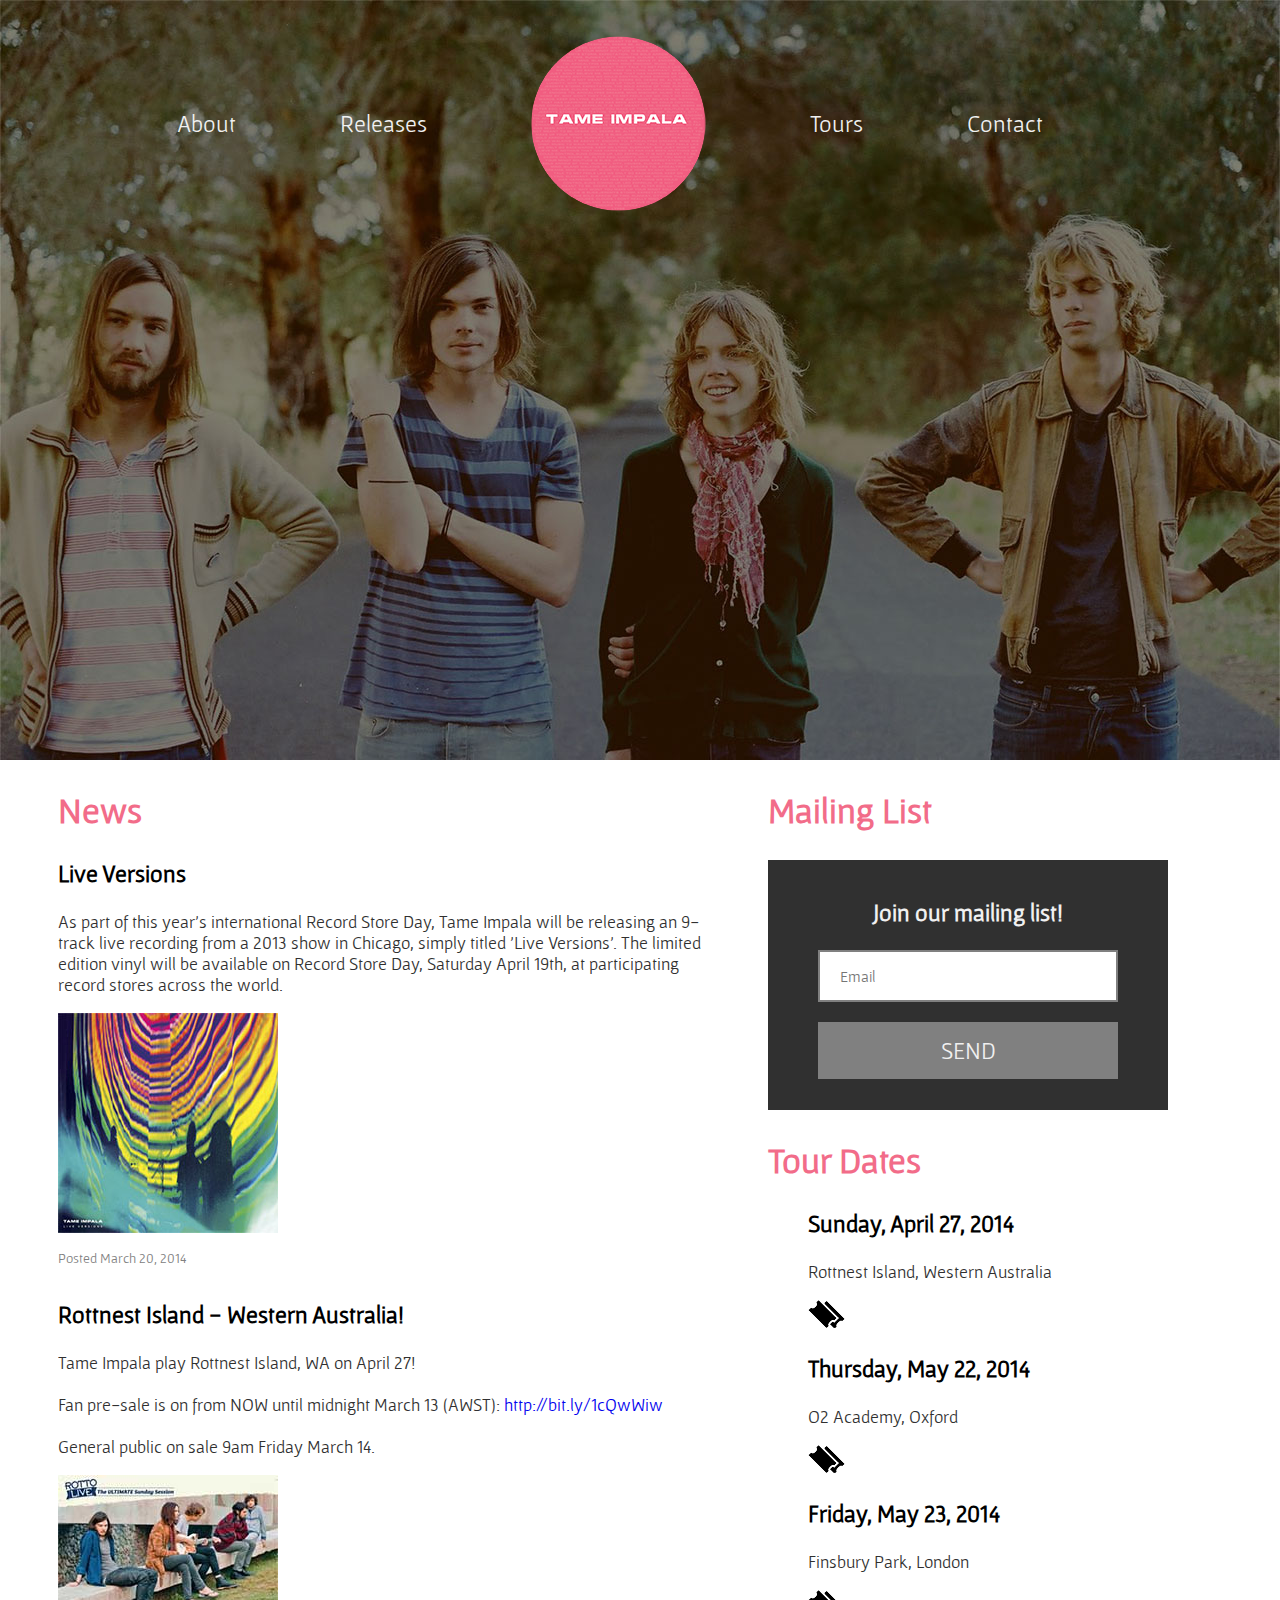
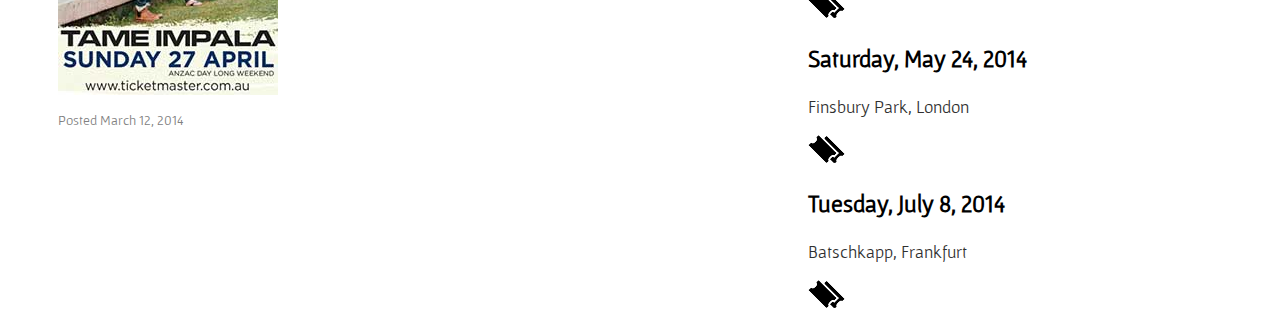
<file: index.html>
<!doctype html>
<html lang="en">
<head>
	<meta charset="UTF-8">
	<title>Tame Impala</title>
	<link rel="stylesheet" href="styles/normalize.css">
	<link rel="stylesheet" href="styles/main.css">
	<link href='http://fonts.googleapis.com/css?family=Gafata' rel='stylesheet' type='text/css'>
	<meta name="viewport" content="initial-scale=1, maximum-scale=1">
	<script src="http://code.jquery.com/jquery-1.11.0.min.js"></script>
	<script src="js/main.js"></script>
</head>
<body>
	<header id="home_header">
		<div class="container">
			<a href="index.html"><div id="logosm"></div></a>
			<img id="navbutton" src="images/menu.png">
			<nav>
				<ul>
					<li><a href="about.html">About</a></li>
					<li><a href="releases.html">Releases</a></li>
					<li><a href="index.html"><div id="logo"></div></a></li>
					<li><a href="#">Tours</a></li>
					<li><a href="#">Contact</a></li>
				</ul>
			</nav>
		</div> <!--container-->
	</header>
	<section id="news">
		<div class="container">
			<h2>News</h2>
			<article class="newsitem">
				<h3>Live Versions</h3>
				<p>As part of this year's international Record Store Day, Tame Impala will be releasing an 9-track live recording from a 2013 show in Chicago, simply titled 'Live Versions'. The limited edition vinyl will be available on Record Store Day, Saturday April 19th, at participating record stores across the world.</p>
				<img id="liveversions" src="images/liveversions.jpg">
				<p class="posted">Posted March 20, 2014</p>
			</article>
			<article class="newsitem">
				<h3>Rottnest Island - Western Australia!</h3>
				<p>Tame Impala play Rottnest Island, WA on April 27!<br><br>

				Fan pre-sale is on from NOW until midnight March 13 (AWST): <a href="http://bit.ly/1cQwWiw">http://bit.ly/1cQwWiw</a><br><br>

				General public on sale 9am Friday March 14.</p>
				<img src="images/newitem2.jpg">
				<p class="posted">Posted March 12, 2014</p>
			</article>	
		</div> <!-- container -->
	</section>
	<aside>
		<section>
			<h2>Mailing List</h2>
			<div id="mailinglist">
				<h3>Join our mailing list!</h3>
				<form>
					<input id="email" type="email" placeholder="Email">
					<input id="submit" type="submit" value="SEND">
				</form>
			</div>
		</section>
		<section>
			<h2>Tour Dates</h2>
			<ul>
				<li>
					<h3>Sunday, April 27, 2014</h3>
					<p>Rottnest Island, Western Australia</p>
					<a href="http://www.ticketmaster.com.au/event/13004C6BD355724B?did=tame"><img class="tickets" src="images/tix.png"></a>
				</li>
				<li>
					<h3>Thursday, May 22, 2014</h3>
					<p>O2 Academy, Oxford</p>
					<a href="http://www.ticketmaster.co.uk/tame-impala-oxford-22-05-2014/event/37004C537DEF07E7?artistid=1446562&majorcatid=10001&minorcatid=1"><img class="tickets" src="images/tix.png"></a>
				</li>
				<li>
					<h3>Friday, May 23, 2014</h3>
					<p>Finsbury Park, London</p>
					<a href="http://www.ticketmaster.co.uk/arctic-monkeys-vip-package-london-23-05-2014/event/37004B6EEE31D09C?artistid=991635&majorcatid=10001&minorcatid=60"><img class="tickets" src="images/tix.png"></a>
				</li>
				<li>
					<h3>Saturday, May 24, 2014</h3>
					<p>Finsbury Park, London</p>
					<a href="http://www.ticketmaster.co.uk/arctic-monkeys-london-24-05-2014/event/37004B6EE6E2CDA4?artistid=991635&majorcatid=10001&minorcatid=60"><img class="tickets" src="images/tix.png"></a>
				</li>
				<li>
					<h3>Tuesday, July 8, 2014</h3>
					<p>Batschkapp, Frankfurt</p>
					<a href="http://www.ticketmaster.de/"><img class="tickets" src="images/tix.png"></a>
				</li>
			</ul>
		</section> 
	</aside>
</body>
</html>
</file>
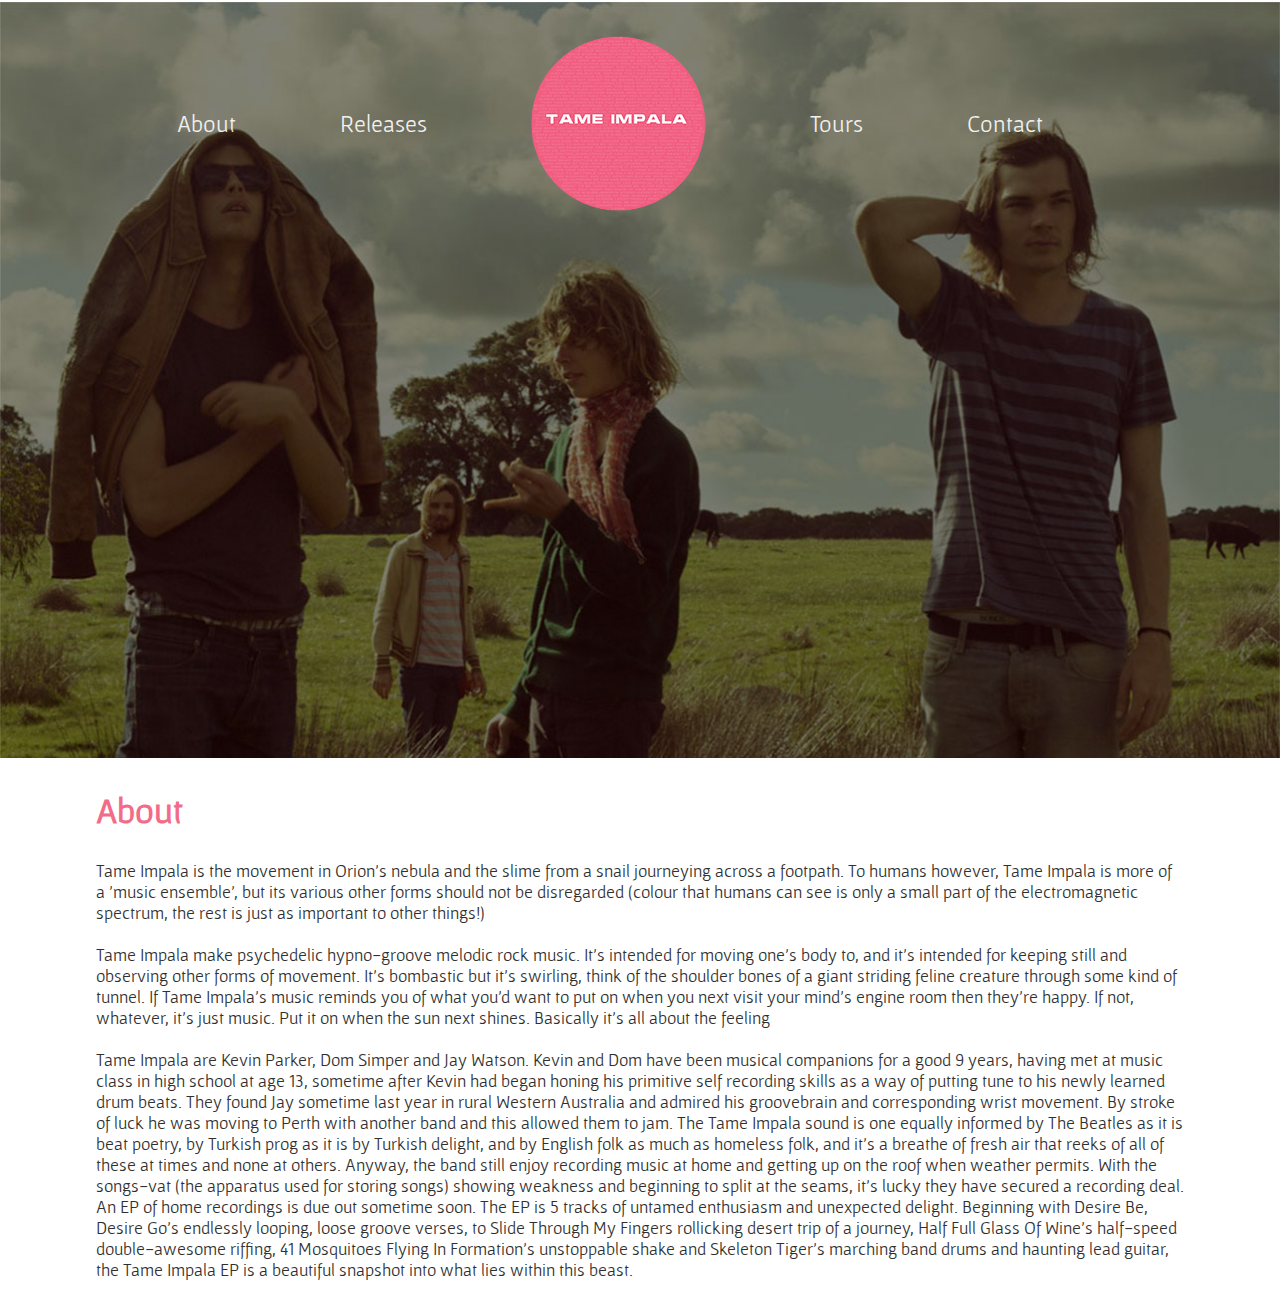
<file: about.html>
<!doctype html>
<html lang="en">
<head>
	<meta charset="UTF-8">
	<title>Tame Impala : About</title>
	<link rel="stylesheet" href="styles/normalize.css">
	<link rel="stylesheet" href="styles/main.css">
	<link href='http://fonts.googleapis.com/css?family=Gafata' rel='stylesheet' type='text/css'>
	<meta name="viewport" content="initial-scale=1, maximum-scale=1">
	<script src="http://code.jquery.com/jquery-1.11.0.min.js"></script>
	<script src="js/main.js"></script>
</head>
<body>
	<header id="about_header">
		<div class="container">
			<a href="index.html"><div id="logosm"></div></a>
			<img id="navbutton" src="images/menu.png">
			<nav>
				<ul>
					<li><a href="about.html">About</a></li>
					<li><a href="releases.html">Releases</a></li>
					<li><a href="index.html"><div id="logo"></div></a></li>
					<li><a href="#">Tours</a></li>
					<li><a href="#">Contact</a></li>
				</ul>
			</nav>
		</div> <!--container-->
	</header>
	<section id="about">
		<div class="container">
			<h2>About</h2>
			<p>Tame Impala is the movement in Orion's nebula and the slime from a snail journeying across a footpath. To humans however, Tame Impala is more of a 'music ensemble', but its various other forms should not be disregarded (colour that humans can see is only a small part of the electromagnetic spectrum, the rest is just as important to other things!)<br><br>

Tame Impala make psychedelic hypno-groove melodic rock music. It's intended for moving one's body to, and it's intended for keeping still and observing other forms of movement. It's bombastic but it's swirling, think of the shoulder bones of a giant striding feline creature through some kind of tunnel. If Tame Impala's music reminds you of what you'd want to put on when you next visit your mind's engine room then they're happy. If not, whatever, it's just music. Put it on when the sun next shines. Basically it's all about the feeling<br><br>

Tame Impala are Kevin Parker, Dom Simper and Jay Watson. Kevin and Dom have been musical companions for a good 9 years, having met at music class in high school at age 13, sometime after Kevin had began honing his primitive self recording skills as a way of putting tune to his newly learned drum beats. They found Jay sometime last year in rural Western Australia and admired his groovebrain and corresponding wrist movement. By stroke of luck he was moving to Perth with another band and this allowed them to jam.

The Tame Impala sound is one equally informed by The Beatles as it is beat poetry, by Turkish prog as it is by Turkish delight, and by English folk as much as homeless folk, and it's a breathe of fresh air that reeks of all of these at times and none at others.

Anyway, the band still enjoy recording music at home and getting up on the roof when weather permits. With the songs-vat (the apparatus used for storing songs) showing weakness and beginning to split at the seams, it's lucky they have secured a recording deal. An EP of home recordings is due out sometime soon.

The EP is 5 tracks of untamed enthusiasm and unexpected delight. Beginning with Desire Be, Desire Go's endlessly looping, loose groove verses, to Slide Through My Fingers rollicking desert trip of a journey, Half Full Glass Of Wine's half-speed double-awesome riffing, 41 Mosquitoes Flying In Formation's unstoppable shake and Skeleton Tiger's marching band drums and haunting lead guitar, the Tame Impala EP is a beautiful snapshot into what lies within this beast.</p>
		</div>
	</section>
</body>
</html>
</file>
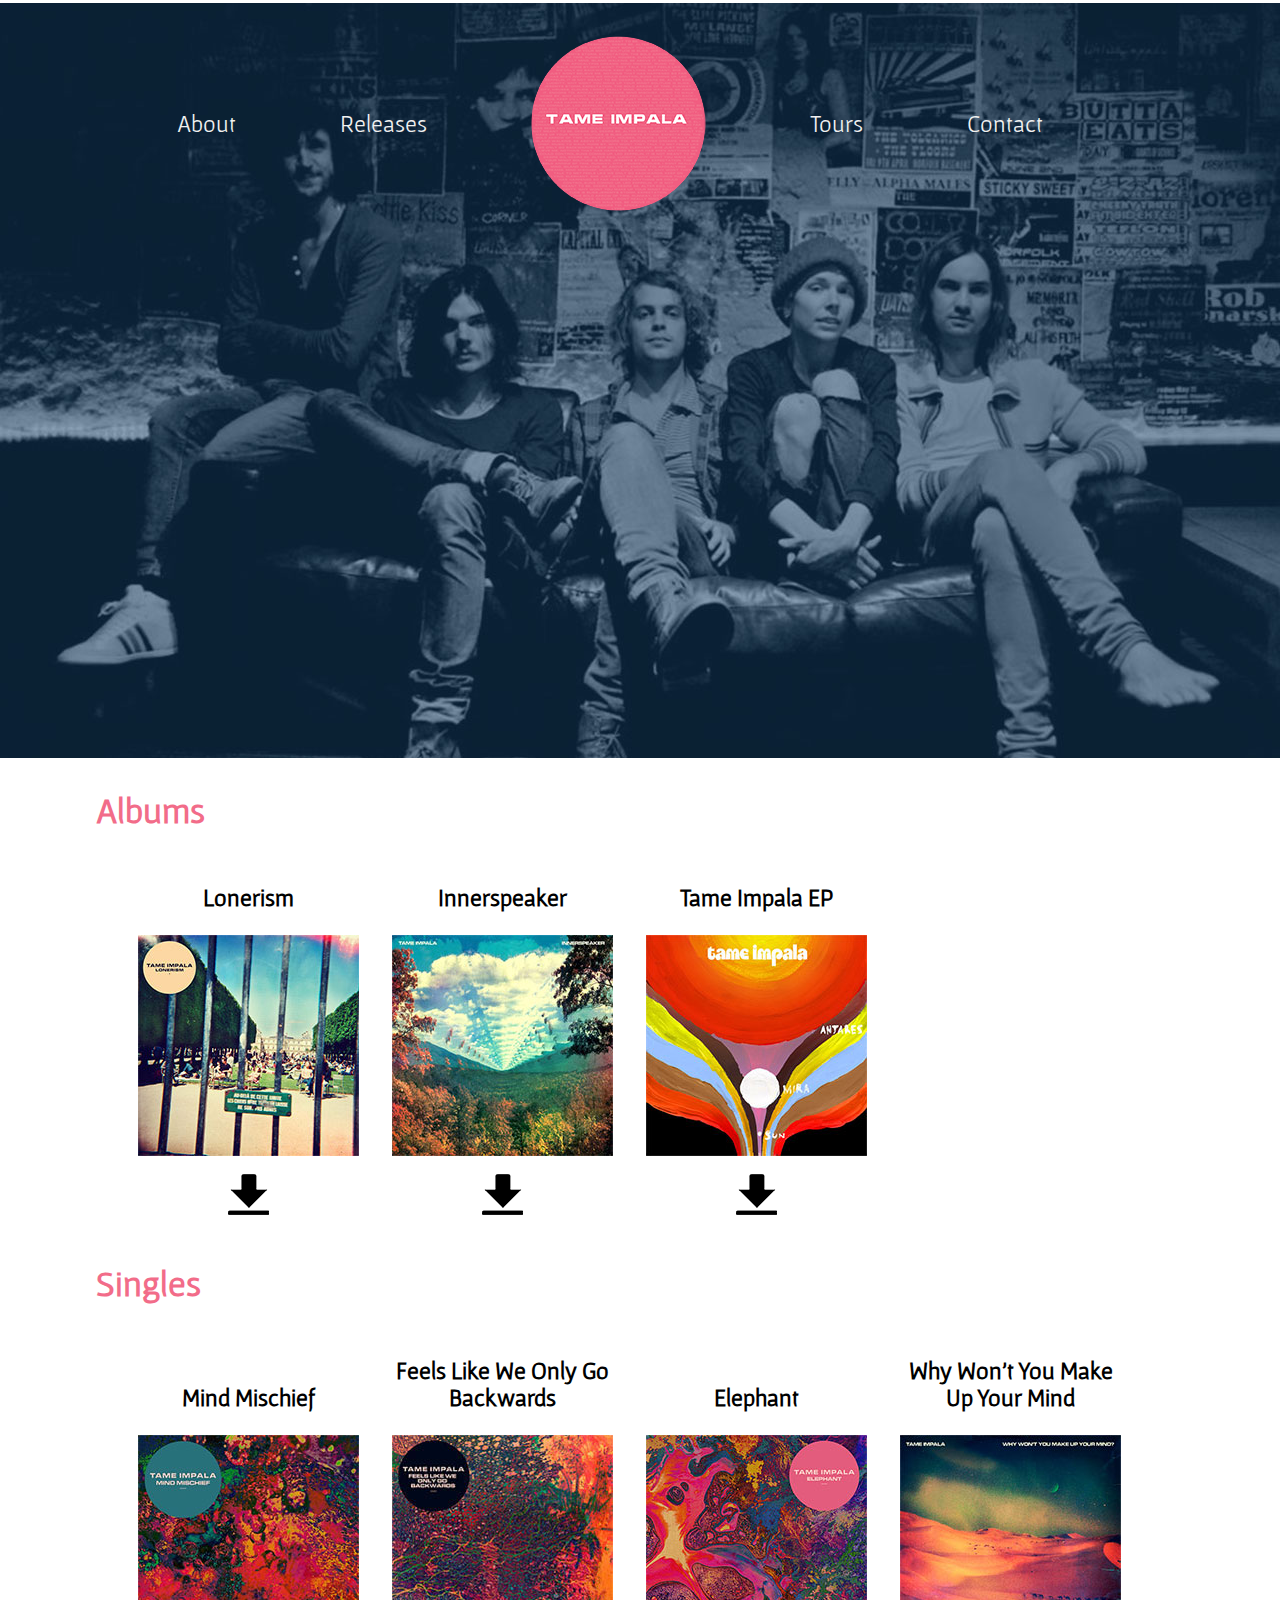
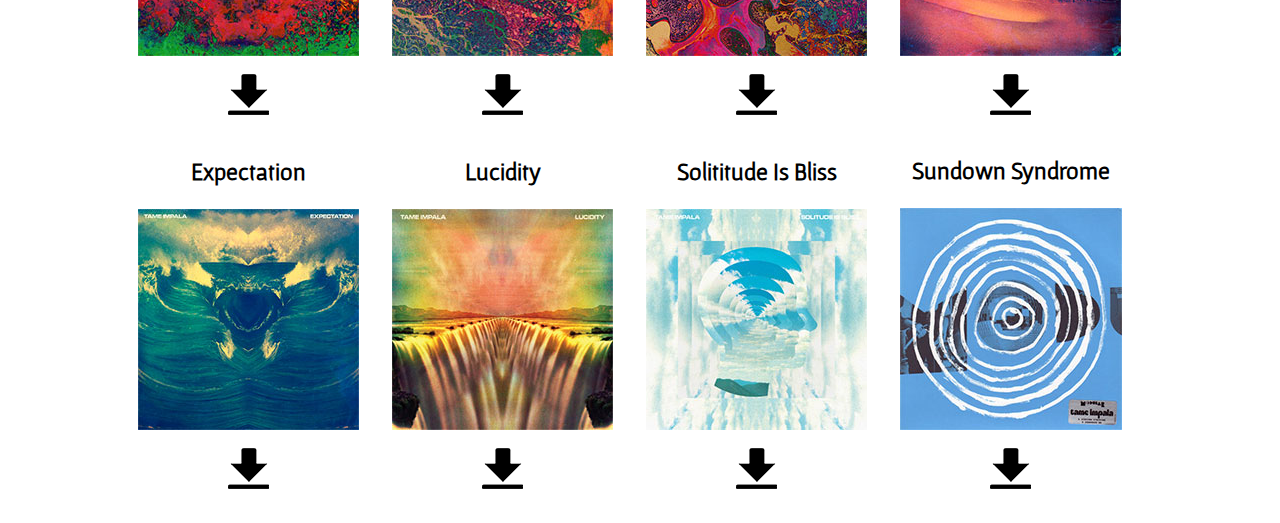
<file: releases.html>
<!doctype html>
<html lang="en">
<head>
	<meta charset="UTF-8">
	<title>Tame Impala : Releases</title>
	<link rel="stylesheet" href="styles/normalize.css">
	<link rel="stylesheet" href="styles/main.css">
	<link href='http://fonts.googleapis.com/css?family=Gafata' rel='stylesheet' type='text/css'>
	<meta name="viewport" content="initial-scale=1, maximum-scale=1">
	<script src="http://code.jquery.com/jquery-1.11.0.min.js"></script>
	<script src="js/main.js"></script>
</head>
<body>
	<header id="releases_header">
		<div class="container">
			<a href="index.html"><div id="logosm"></div></a>
			<img id="navbutton" src="images/menu.png">
			<nav>
				<ul>
					<li><a href="about.html">About</a></li>
					<li><a href="releases.html">Releases</a></li>
					<li><a href="index.html"><div id="logo"></div></a></li>
					<li><a href="#">Tours</a></li>
					<li><a href="#">Contact</a></li>
				</ul>
			</nav>
		</div> <!--container-->
	</header>
	<section id="releases">
		<div class="container">
			<h2>Albums</h2>
			<ul>
				<li>
					<h3>Lonerism</h3>
					<img src="images/lonerism.jpg">
					<a href="https://itunes.apple.com/au/album/lonerism/id583627141"><img src="images/download.png"></a>
				</li>
				<li>
					<h3>Innerspeaker</h3>
					<img src="images/innerspeaker.jpg">
					<a href="https://itunes.apple.com/au/album/innerspeaker/id366491358"><img src="images/download.png"></a>
				</li>
				<li>
					<h3>Tame Impala EP</h3>
					<img src="images/tameimpalaEP.jpg">
					<a href="https://itunes.apple.com/au/album/tame-impala-ep/id291574995"><img src="images/download.png"></a>
				</li>
			</ul>
			<h2>Singles</h2>
			<ul>
				<li>
					<h3>Mind Mischief</h3>
					<img src="images/mindmischief.jpg">
					<a href="https://itunes.apple.com/au/album/mind-mischief-ep/id601145843"><img src="images/download.png"></a>
				</li>
				<li>
					<h3>Feels Like We Only Go Backwards</h3>
					<img src="images/feelslike.jpg">
					<a href="https://itunes.apple.com/au/album/feels-like-we-only-go-backwards/id581941469"><img src="images/download.png"></a>
				</li>
				<li>
					<h3>Elephant</h3>
					<img src="images/elephant.jpg">
					<a href="https://itunes.apple.com/au/album/elephant-single/id553207746"><img src="images/download.png"></a>
				</li>
				<li>
					<h3>Why Won't You Make Up Your Mind</h3>
					<img src="images/whywontyou.jpg">
					<a href="https://itunes.apple.com/au/album/why-wont-you-make-up-your/id419064575"><img src="images/download.png"></a>
				</li>
				<li>
					<h3>Expectation</h3>
					<img src="images/expectation.jpg">
					<a href="https://itunes.apple.com/au/album/expectation/id366491358?i=366491459"><img src="images/download.png"></a>
				</li>
				<li>
					<h3>Lucidity</h3>
					<img src="images/lucidity.jpg">
					<a href="https://itunes.apple.com/au/album/lucidity-single/id400437495"><img src="images/download.png"></a>
				</li>
				<li>
					<h3>Solititude Is Bliss</h3>
					<img src="images/solititudeisbliss.jpg">
					<a href="https://itunes.apple.com/au/album/solitude-is-bliss-ep/id369415067"><img src="images/download.png"></a>
				</li>
				<li>
					<h3>Sundown Syndrome</h3>
					<img src="images/sundownsyndrome.jpg">
					<a href="https://itunes.apple.com/au/album/sundown-syndrome-remember/id324473020"><img src="images/download.png"></a>
				</li>
			</ul>
		</div>
	</section>	
</body>
</html>
</file>
<file: styles/main.css>
* {
	-webkit-box-sizing: border-box;
	-moz-box-sizing: border-box;
	box-sizing: border-box;
}

/**MAIN**/

body {
	font-family: 'Gafata', sans-serif;
}

.container {
	width: 85%;
	margin: 0 auto;
	overflow: hidden;
}

h2 {
	font-size: 36px;
	color: #f26c89;
}

h3 {
	font-size: 24px;
}

p {
	font-size: 18px;
	color: #303030;
}

li {
	list-style-type: none;
}

a {
	text-decoration: none;
}

/**HEADER**/

header {
	height: 760px;
}

#home_header {
	background: url('../images/home_bg.jpg') no-repeat center center;
	background-size: 100%;
}

#about_header {
	background: url('../images/about_bg.jpg') no-repeat center center;
	background-size: 100%;

}

#releases_header {
	background: url('../images/gallery_bg.jpg') no-repeat center center;
	background-size: 100%;
}

#logo {
	width: 175px;
	height: 175px;
	background: url('../images/logo.png');
}

#logosm {
	display: none;
	width: 70px;
	height: 70px;
	margin: 0 auto;
	margin-top: 10px;
	background: url('../images/logo_sm.png');
}

#navbutton {
	display: none;
	float: right;
}

nav {
	text-align: center;
}

nav ul li {
	display: inline-block;
	padding: 20px 100px 20px 0;
	font-size: 24px;
	vertical-align: middle;
}

nav ul li a {
	text-decoration: none;
	color: #f0f0f0;
}

nav ul li a:hover {
	color: #f26c89;
}

/****************Home Page****************/

#news {
	float: left;
	width: 60%;
}

aside {
	float: right;
	width: 40%;
}

.newsitem {
	margin-bottom: 35px;
}

.posted {
	font-size: 14px;
	color: #808080;
}

#mailinglist {
	width: 400px;
	height: 250px;
	padding: 15px;
	text-align: center;
	background: #303030;
	color: #f0f0f0;
}

input {
	width: 300px;
	padding: 15px 20px;
	margin: 0 auto;
}

#email {
	margin-bottom: 20px;
	border: #808080 2px solid;
}

#submit {
	font-size: 24px;
	color: #f0f0f0;
	background: #808080;
	border: none;
}


/**************Releases Page**************/

#releases li {
	display: inline-block;
	width: 225px;
	margin-right: 25px;
	text-align: center;
}

#releases li img {
	padding-bottom: 15px;
}

/** Media Queries **/

@media screen and (min-width: 480px) and (max-width: 900px) {

	header {
		max-height: 300px;
	}

	#logosm {
		display: block;
		float: left;
	}

	#navbutton {
		display: block;
		margin-top: 15px;
	}

	nav {
		display: none;
		clear: both;
		float: right;
		background: rgba(2,2,2,.5);
	}

	nav ul li {
		display: inherit;
		padding: 5px;
	} 

	nav li:nth-child(3) {
		display: none;
	}

	#news {
		width: 100%;
		text-align: center;
	}

	aside {
		clear: both;
		width: 100%;
		text-align: center;
	}

	#mailinglist {
		margin: 0 auto;
	}

	#releases {
		text-align: center;
	}

}

@media screen and (min-width: 320px) and (max-width: 480px) {

	header {
		max-height: 200px;
	}

	#logosm {
		display: block;
		float: left;
	}

	#navbutton {
		display: block;
		margin-top: 15px;
	}

	nav {
		display: none;
		clear: both;
		float: right;
		background: rgba(2,2,2,.5);
	}

	nav ul li {
		display: inherit;
		padding: 5px;
	} 

	nav li:nth-child(3) {
		display: none;
	}

	#news {
		width: 100%;
		text-align: center;
	}

	aside {
		clear: both;
		width: 100%;
		text-align: center;
	}

	#mailinglist {
		width: 300px;
		height: 250px;
		padding: 15px;
		margin: 0 auto;
	}

	input {
		width: 200px;
		padding: 15px 20px;
		margin: 0 auto;
	}

	#releases {
		text-align: center;
	}

}
</file>
